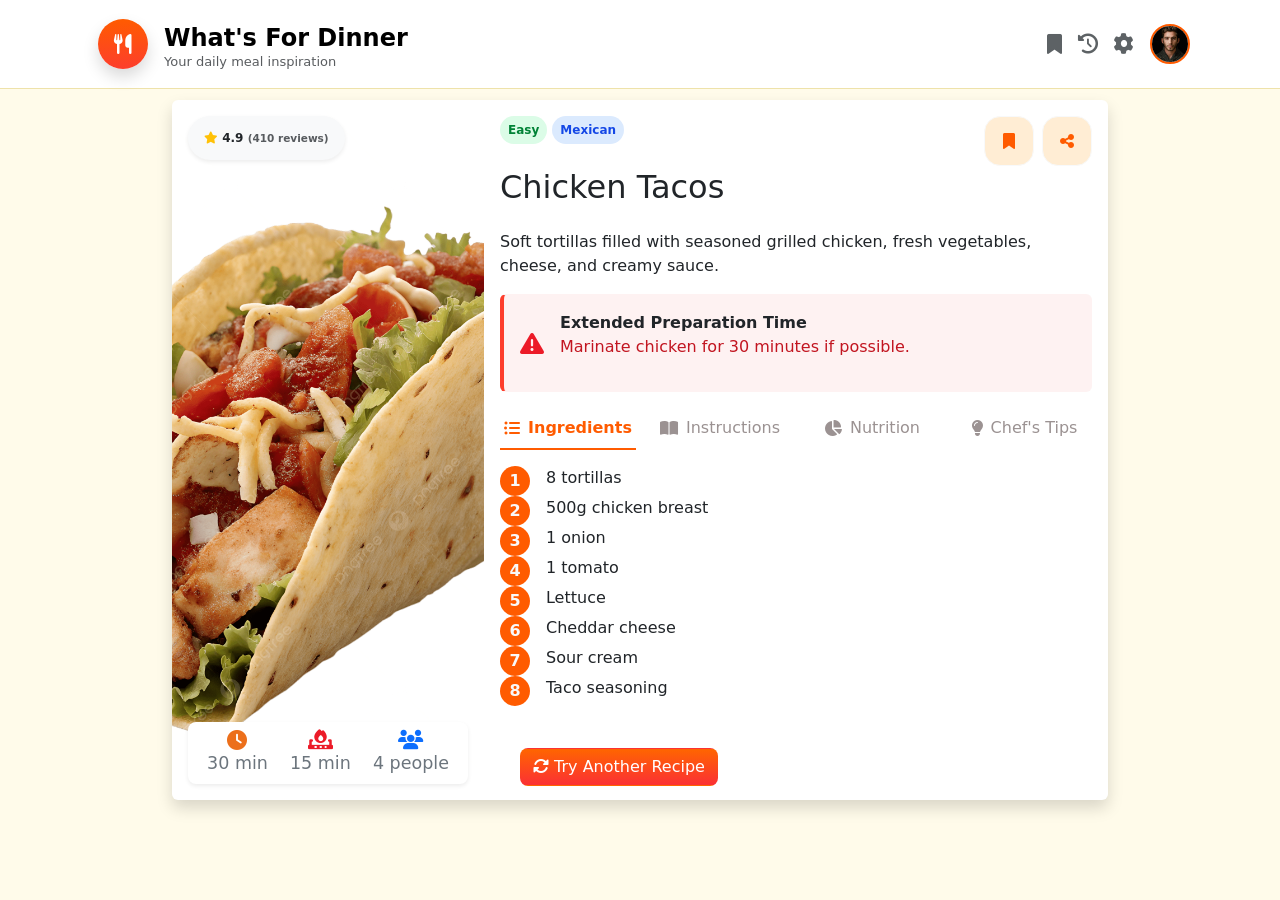
<file: index.html>
<html lang="en">
  <head>
    <meta charset="UTF-8" />
    <meta name="viewport" content="width=device-width, initial-scale=1.0" />
    <title>What's For Dinner</title>
    <link rel="icon" href="images/restaurant.png" />
    <link
      rel="stylesheet"
      href="https://cdnjs.cloudflare.com/ajax/libs/font-awesome/6.5.1/css/all.min.css"
      integrity="sha512-DTOQO9RWCH3ppGqcWaEA1BIZOC6xxalwEsw9c2QQeAIftl+Vegovlnee1c9QX4TctnWMn13TZye+giMm8e2LwA=="
      crossorigin="anonymous"
      referrerpolicy="no-referrer"
    />
    <link
      rel="stylesheet"
      href="https://cdnjs.cloudflare.com/ajax/libs/font-awesome/6.4.0/css/all.min.css"
    />
    <!-- link bootstrap css -->
    <link rel="stylesheet" href="css/bootstrap.min.css" />
    <!-- link main style -->
    <link rel="stylesheet" href="css/style.css" />
    <!-- link media query -->
    <link rel="stylesheet" href="css/media.css" />
  </head>

  <body>
    <!-- nav-start -->
    <nav id="nav" class="navbar navbar-expand-lg bg-body-light p-3 fixed-top">
      <div class="container">
        <div class="left d-flex align-items-center">
          <div class="nav-icon px-3">
            <div
              id="nav-icon"
              class="d-flex align-items-center justify-content-center rounded-circle shadow"
            >
              <i
                class="fa-solid fa-utensils fs-5"
                style="color: rgb(255, 255, 255)"
              ></i>
            </div>
          </div>
          <div class="d-flex flex-column lh-1">
            <a class="navbar-brand fw-bold fs-4 m-0" href="#"
              >What's For Dinner</a
            >
            <span class="icon-span text-body-secondary"
              >Your daily meal inspiration</span
            >
          </div>
        </div>

        <button
          class="navbar-toggler"
          type="button"
          data-bs-toggle="collapse"
          data-bs-target="#navbarSupportedContent"
        >
          <span class="navbar-toggler-icon"></span>
        </button>

        <div class="collapse navbar-collapse" id="navbarSupportedContent">
          <ul class="navbar-nav ms-auto mb-2 mb-lg-0 fs-5">
            <li class="nav-item">
              <a class="nav-link" href="#">
                <i class="fa-solid fa-bookmark"></i>
                <span class="nav-text ms-2">Saved Recipes</span>
              </a>
            </li>
            <li class="nav-item">
              <a class="nav-link" href="#">
                <i class="fa-solid fa-clock-rotate-left"></i>
                <span class="nav-text ms-2">Recent</span>
              </a>
            </li>
            <li class="nav-item">
              <a class="nav-link" href="#">
                <i class="fa-solid fa-gear"></i>
                <span class="nav-text ms-2">Settings</span>
              </a>
            </li>
            <li class="nav-item">
              <a class="nav-link d-flex align-items-center" href="#">
                <div id="user-img">
                  <img src="images/user.jpg" alt="user" />
                </div>
                <span class="nav-text ms-2">Profile</span>
              </a>
            </li>
          </ul>
        </div>
      </div>
    </nav>
    <!-- nav-end -->

    <!-- recipe start -->
    <div id="recipe-card" class="recipe container rounded-5 col-sm-4 col-md-8 col-lg-9 m-auto">
      <div class="card shadow border-0">
        <div class="row g-0 h-100">
          
<div class="col-md-4 position-relative">
  <img
    id="recipe-image"
    src="images/margherita-pizza-recipe.jpg"
    class="img-fluid h-100 w-100"
    style="object-fit: cover"
    alt="Recipe"
  />

  <div class="position-absolute top-0 start-0 p-3">
    <span class="badge bg-light text-dark rounded-pill shadow-sm p-3">
      <i class="fa-solid fa-star text-warning"></i>
      <span id="rating">4.9</span>
      <small id="reviews" class="text-muted">(512 reviews)</small>
    </span>
  </div>

  <div class="position-absolute bottom-0 start-0 w-100 p-3">
    <div
      class="bg-white rounded-3 shadow-sm p-2 d-flex justify-content-around text-center fs-5"
    >
      <div>
        <i
          class="fa-solid fa-clock"
          style="color: rgb(236, 111, 27)"
        ></i>
        <br />
        <small id="time" class="text-secondary">90 min</small>
      </div>

      <div>
        <i
          class="fa-solid fa-fire-burner"
          style="color: rgb(236, 27, 40)"
        ></i>
        <br />
        <small id="time2" class="text-secondary">12 min</small>
      </div>

      <div>
        <i class="fa-solid fa-users text-primary"></i>
        <br />
        <small id="people" class="text-secondary">2 people</small>
      </div>
    </div>
  </div>
</div>
          <div class="col-md-8 d-flex flex-column h-100">
            <div class="card-body overflow-y-auto">
              <div class="d-flex justify-content-between align-items-start">
                <div>
                  <span id="badge1" class="badge badge1 rounded-pill p-2"
                    >Intermediate</span
                  >
                  <span id="badge2" class="badge badge2 rounded-pill p-2">Italian</span>
                  <h2 id="recipe" class="mt-2 py-3">Margherita Pizza</h2>
                </div>
                <div class="d-flex justify-content-between">
                  <div class="d-flex justify-content-end gap-2 mb-2">
                    <button class="btn btn-light rounded-4 p-2 icon-hover">
                      <i class="fa-solid fa-bookmark"></i>
                    </button>

                    <button class="btn btn-light rounded-4 p-2 icon-hover">
                      <i class="fa-solid fa-share-nodes"></i>
                    </button>
                  </div>
                </div>
              </div>
              <p id="recipe_desc" class="card-text">
                This is a wider card with supporting text below as a natural
                lead-in to additional content. This content is a little bit
                longer.
              </p>
             <div
  id="prep-box"
  class="prep-time alert d-flex align-items-center"
  role="alert"
>
  <i
    class="fa-solid fa-triangle-exclamation me-3 fs-4"
    style="color: rgb(236, 27, 40)"
  ></i>

  <div>
    <strong>Extended Preparation Time</strong>

    <p
      id="Extended_Preparation_Time"
      style="color: rgb(194, 21, 32)"
    >
      This recipe requires more than 45 minutes to prepare.
    </p>
  </div>
</div>
              <ul
                class="nav nav-underline nav-justified align-items-center"
                id="recipeTabs"
                role="tablist"
              >
                <li class="nav-item">
                  <a
                    class="nav-link active d-flex justify-content-center align-items-center gap-2"
                    data-bs-toggle="tab"
                    href="#ingredients"
                  >
                    <i class="fa-solid fa-list-ul"></i> Ingredients
                  </a>
                </li>
                <li class="nav-item">
                  <a
                    class="nav-link d-flex justify-content-center align-items-center gap-2"
                    data-bs-toggle="tab"
                    href="#instructions"
                  >
                    <i class="fa-solid fa-book-open"></i> Instructions
                  </a>
                </li>
                <li class="nav-item">
                  <a
                    class="nav-link d-flex justify-content-center align-items-center gap-2"
                    data-bs-toggle="tab"
                    href="#nutrition"
                  >
                    <i class="fa-solid fa-chart-pie"></i> Nutrition
                  </a>
                </li>
                <li class="nav-item">
                  <a
                    class="nav-link d-flex justify-content-center align-items-center gap-2"
                    data-bs-toggle="tab"
                    href="#tips"
                  >
                    <i class="fa-solid fa-lightbulb"></i> Chef's Tips
                  </a>
                </li>
              </ul>

              <div class="tab-content mt-3" id="recipeTabContent">
                <div class="tab-pane fade show active" id="ingredients">
                  <div class="container-fluid">
                    <div class="ingredients container">
                      
                    </div>
                  </div>
                </div>
                <div class="tab-pane fade" id="instructions">
                  <div class="instructions container">
                   
                  </div>
                </div>
                <div class="tab-pane fade" id="nutrition">
                  <div class="nutrition-grid">
                    <div class="nutri-box">
                      <div class="icon-box" style="background-color: #fff3e0">
                        <i
                          class="fa-solid fa-fire"
                          style="color: rgb(247, 124, 42)"
                        ></i>
                      </div>
                      <span class="label">Calories</span>
<span id="calories" class="value">420 kcal</span>
                    </div>

                    <div class="nutri-box">
                      <div class="icon-box" style="background-color: #e3f2fd">
                        <i
                          class="fa-solid fa-dumbbell"
                          style="color: rgb(8, 82, 141)"
                        ></i>
                      </div>
                      <span class="label">Protein</span>
<span id="protein" class="value">26g</span>
                    </div>

                    <div class="nutri-box">
                      <div class="icon-box" style="background-color: #fff9c4">
                        <i
                          class="fa-solid fa-wheat-awn"
                          style="color: rgb(175, 156, 36)"
                        ></i>
                      </div>
                      <span class="label">Carbohydrates</span>
<span id="carbs" class="value">22g</span>
                    </div>

                    <div class="nutri-box">
                      <div class="icon-box" style="background-color: #ffebee">
                        <i
                          class="fa-solid fa-droplet"
                          style="color: rgb(231, 40, 40)"
                        ></i>
                      </div>
                      <span class="label">Fat</span>
<span id="fat" class="value">26g</span>
                    </div>

                    <div class="nutri-box">
                      <div class="icon-box" style="background-color: #e8f5e9">
                        <i
                          class="fa-solid fa-seedling"
                          style="color: rgb(38, 98, 46)"
                        ></i>
                      </div>
                      <span class="label">Fiber</span>
<span id="fiber" class="value">5g</span>
                    </div>

                    <div class="nutri-box">
                      <div class="icon-box" style="background-color: #fce4ec">
                        <i
                          class="fa-solid fa-cube"
                          style="color: rgb(233, 37, 163)"
                        ></i>
                      </div>
                      <span class="label">Sodium</span>
<span id="sodium" class="value">890mg</span>                    </div>
                  </div>
                </div>
                <div class="tab-pane fade" id="tips">
  <div id="tips-container"></div>
</div>
              </div>
             <div class="recipe-container">
  <button id="try-another" class="btn  rounded-3 text-white bottom-btn">
    <i class="fa-solid fa-rotate"></i> Try Another Recipe
  </button>
</div>
              </div>
            </div>
          </div>
        </div>
      </div>
    </div>
    <!-- recipe end -->

    <!-- bootstrap js -->
    <script src="js/bootstrap.bundle.min.js"></script>
    <script src="js/main.js"></script>
  </body>
</html>
</file>
<file: css/style.css>
#nav-icon {
  background: linear-gradient(#ff5b00, #fd3e2c);
  width: 50px;
  height: 50px;
}
.icon-span {
  font-size: 13px;
}
#user-img img {
  width: 40px;
  height: 40px;
  border-radius: 50%;
  border: 2px solid #ff5b00;
  object-fit: cover;
}
#nav .nav-item i {
  color: rgb(93, 98, 101);
  transition-property: color;
  transition-duration: 0.1s;
}

#nav .nav-item:hover i,
#nav .nav-item:hover span {
  color: #ff5b00 !important;
}
body {
  background-color: #fffbea;
}
#nav {
  background-color: #ffffff !important;
  border-bottom: 1px solid #eee2aa;
}
#recipe-card {
  padding-top: 100px;
  margin-top: 20px;
  border-radius: 50px !important;
}
.badge1 {
  color: #008236;
  background-color: #dbfce7;
}
.badge2 {
  color: #1447e6;
  background-color: #dbeafe;
}
.prep-time {
  background-color: #fef2f2;
  border-left: 4px solid #fd3e2c;
}
.nav-underline .nav-link.active {
  color: #ff5b00 !important;
  border-bottom-color: #ff5b00 !important;
}
.icon-hover {
  background-color: #ffedd4;
  color: #ff5b00;
  width: 50px;
  height: 50px;
}

.icon-hover:hover {
  background-color: #ffd6a7 !important;
}

.btn-light:hover {
  background-color: #ff5b00 !important;
  color: white !important;
}

.overflow-y-auto::-webkit-scrollbar {
  width: 6px;
}
.overflow-y-auto::-webkit-scrollbar-thumb {
  background-color: #ccc;
  border-radius: 10px;
}

.nav-underline .nav-link {
  color: rgb(155, 146, 146) !important;
}
.nav-underline .nav-link.active {
  color: #ff5b00 !important;
  border-bottom: 2px solid #ff5b00 !important;
}

.nav-underline .nav-link:hover {
  color: #ff5b00 !important;
}
.ingredients {
  background-color: #fff9eb;
  padding: 30px;
  border-radius: 10px;
}
.id {
  width: 30px;
  height: 30px;
  background-color: #ff5b00;
}
.nutrition-grid {
  display: grid;
  grid-template-columns: 1fr 1fr;
  gap: 15px;
  padding: 20px;
}

.nutri-box {
  display: flex;
  align-items: center;
  padding: 15px;
  border-radius: 12px;
  background-color: #f9f9f9;
  border: 1px solid #eee;
}

.icon-box {
  padding: 10px;
  border-radius: 8px;
  margin-right: 15px;
}

.label {
  font-size: 16px;
  color: #333;
}

.value {
  font-size: 18px;
  font-weight: bold;
  margin-left: auto;
}
.tip-box {
  background-color: #fffaf0;
  border-left: 5px solid #e67e22;
  padding: 15px 20px;
  border-radius: 8px;
  display: flex;
  align-items: center;
  gap: 15px;
  margin-top: 10px;
}

.tip-box i {
  color: #e67e22;
  font-size: 20px;
}

.tip-box span {
  color: #2c3e50;
  font-size: 16px;
}
.recipe-container {
  position: relative;
  height: 100px;
}

.bottom-btn {
  position: absolute;
  bottom: 20px;
  left: 20px;
}
.bottom-btn {
  background: linear-gradient(#ff6500, #fb3034);
}
.bottom-btn:hover {
  background: linear-gradient(to right, #f44600, #e80007);
}
</file>
<file: css/media.css>
@media screen and (min-width: 768px) {
  .navbar-nav {
    display: flex !important;
    flex-direction: row !important;
    justify-content: flex-end !important;
    align-items: center !important;
  }
  .nav-text {
    display: none;
  }
  .card {
    height: 700px !important;
    margin-bottom: 32px;
    overflow: hidden;
  }
}

@media screen and (max-width: 767px) {
  .navbar-nav {
    display: flex !important;
    flex-direction: column !important;
    align-items: flex-start !important;
  }
  .nav-link {
    justify-content: flex-start !important;
  }
  .recipe {
    width: 90% !important;
  }

  .card {
    height: auto !important;
  }

  #recipe-image {
    height: 280px;
    object-fit: cover;
  }

  .nutrition-grid {
    grid-template-columns: 1fr;
  }

  .bottom-btn {
    width: 90%;
  }

  .instruction,
  .ingredient {
    align-items: flex-start;
    margin: auto;
  }

  .nav-underline {
    flex-wrap: wrap;
  }
}
</file>
